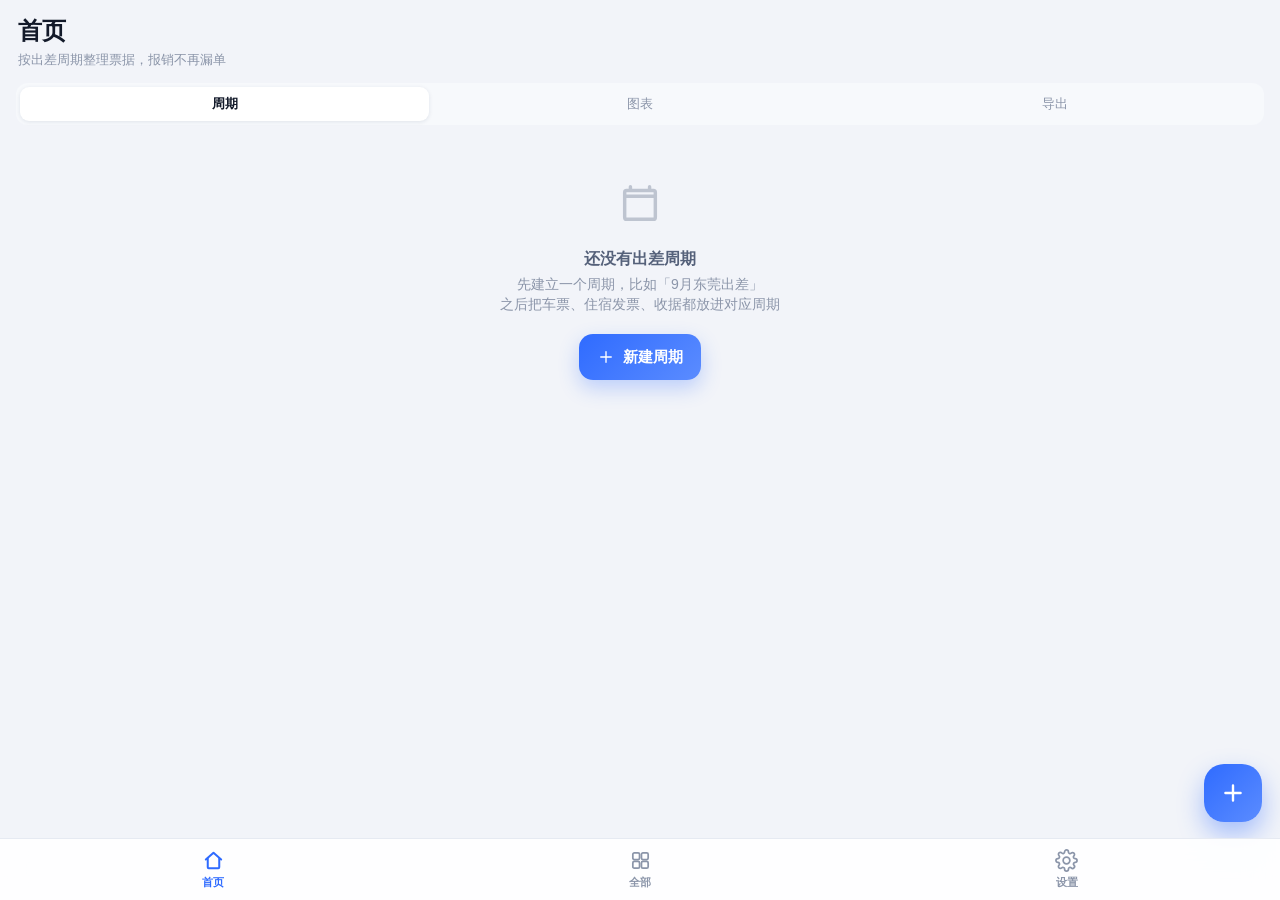
<file: index.html>
<!DOCTYPE html>
<html lang="zh-CN">
<head>
<meta charset="utf-8" />
<meta name="viewport" content="width=device-width, initial-scale=1, viewport-fit=cover, user-scalable=no, interactive-widget=resizes-content" />
<meta name="format-detection" content="telephone=no,email=no,address=no" />
<script>if (!window.Android) document.documentElement.classList.add('no-native');</script>
<meta name="theme-color" content="#2f6bff" />
<meta name="apple-mobile-web-app-capable" content="yes" />
<title>票据管家</title>
<link rel="manifest" href="manifest.webmanifest" />
<link rel="stylesheet" href="css/app.css?v=1.8.7" />
</head>
<body>
<div class="bg" id="bg"></div>
<div id="app">
  <header class="topbar" id="topbar">
    <button class="icon-btn back-btn" id="backBtn" hidden aria-label="返回">
      <svg viewBox="0 0 24 24" aria-hidden="true"><path d="m15 5-7 7 7 7"/></svg>
    </button>
    <div class="topbar-main">
      <h1 id="pageTitle">周期</h1>
      <p id="pageSub" class="page-sub"></p>
    </div>
    <div class="topbar-actions" id="topActions"></div>
  </header>

  <main id="view" class="view"></main>

  <nav class="tabbar" id="tabbar">
    <button class="tab is-active" data-tab="home">
      <svg viewBox="0 0 24 24" aria-hidden="true"><path d="M4 11l8-7 8 7"/><path d="M6 10v9a1 1 0 0 0 1 1h10a1 1 0 0 0 1-1v-9"/></svg>
      <span>首页</span>
    </button>
    <button class="tab" data-tab="all">
      <svg viewBox="0 0 24 24" aria-hidden="true"><rect x="4" y="4" width="7" height="7" rx="1.5"/><rect x="13" y="4" width="7" height="7" rx="1.5"/><rect x="4" y="13" width="7" height="7" rx="1.5"/><rect x="13" y="13" width="7" height="7" rx="1.5"/></svg>
      <span>全部</span>
    </button>
    <button class="tab" data-tab="settings">
      <svg viewBox="0 0 24 24" aria-hidden="true"><path d="M12 15.5a3.5 3.5 0 1 0 0-7 3.5 3.5 0 0 0 0 7Z"/><path d="M19.4 15a1.7 1.7 0 0 0 .34 1.87l.06.06a2 2 0 1 1-2.83 2.83l-.06-.06a1.7 1.7 0 0 0-1.87-.34 1.7 1.7 0 0 0-1 1.55V21a2 2 0 1 1-4 0v-.11a1.7 1.7 0 0 0-1.11-1.55 1.7 1.7 0 0 0-1.87.34l-.06.06a2 2 0 1 1-2.83-2.83l.06-.06A1.7 1.7 0 0 0 4.6 15a1.7 1.7 0 0 0-1.55-1H3a2 2 0 1 1 0-4h.11A1.7 1.7 0 0 0 4.6 8.9a1.7 1.7 0 0 0-.34-1.87l-.06-.06a2 2 0 1 1 2.83-2.83l.06.06A1.7 1.7 0 0 0 8.96 4.6H9a1.7 1.7 0 0 0 1-1.55V3a2 2 0 1 1 4 0v.11a1.7 1.7 0 0 0 1 1.55 1.7 1.7 0 0 0 1.87-.34l.06-.06a2 2 0 1 1 2.83 2.83l-.06.06a1.7 1.7 0 0 0-.34 1.87V9a1.7 1.7 0 0 0 1.55 1H21a2 2 0 1 1 0 4h-.11a1.7 1.7 0 0 0-1.49 1Z"/></svg>
      <span>设置</span>
    </button>
  </nav>

  <div id="layer" class="layer"></div>
  <div id="toast" class="toast" role="status" aria-live="polite"></div>
  <input id="filePicker" type="file" class="hidden-input" multiple />
  <input id="photoPicker" type="file" class="hidden-input" accept="image/*" capture="environment" />
</div>

<script>window.__BUILD = "1.8.7";</script>
<script src="js/config.js?v=1.8.7"></script>
<script src="vendor/jszip.min.js?v=1.8.7"></script>
<script src="js/data/options.js?v=1.8.7"></script>
<script type="module" src="js/app.js?v=1.8.7"></script>
</body>
</html>
</file>
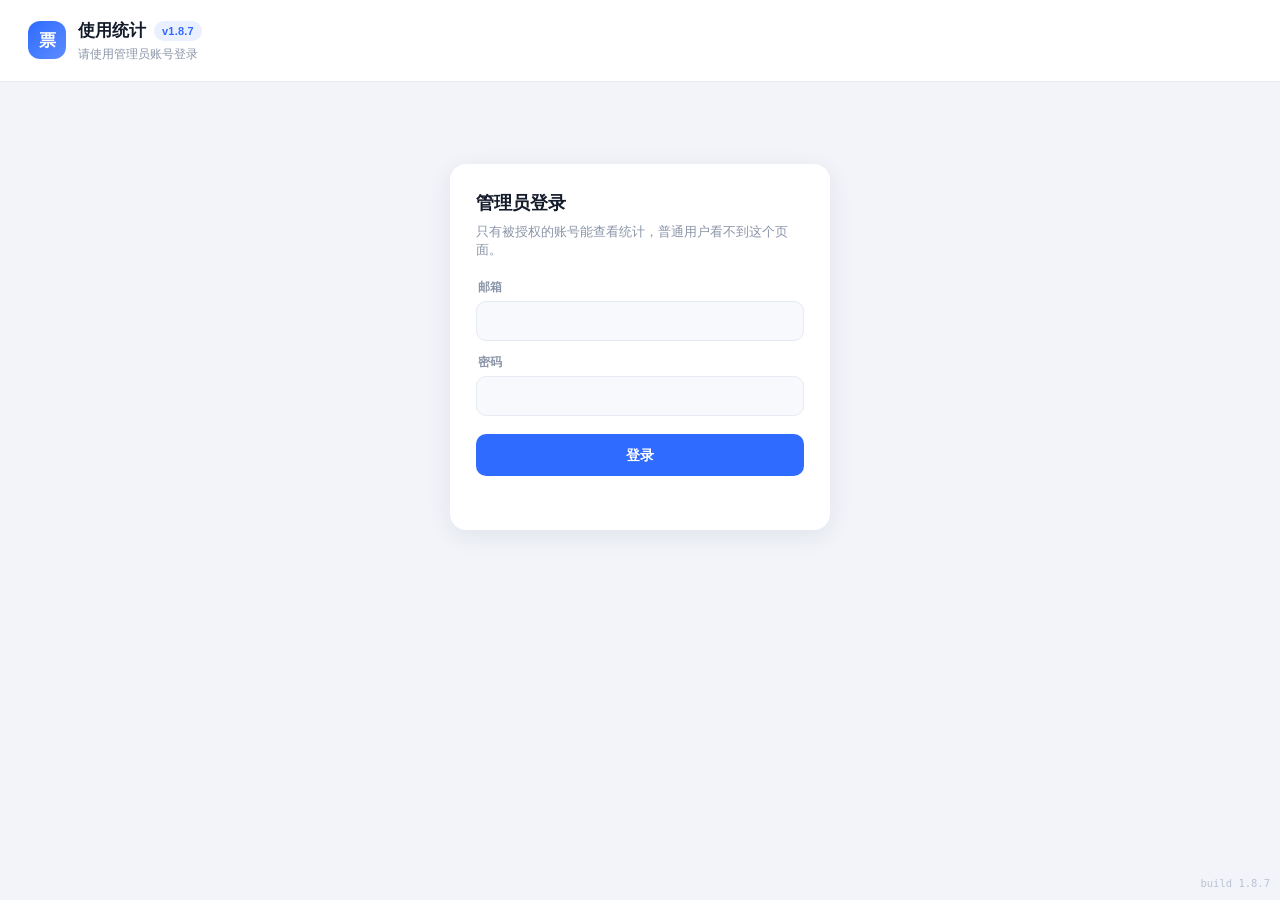
<file: admin.html>
<!DOCTYPE html>
<html lang="zh-CN">
<head>
<meta charset="utf-8" />
<meta name="viewport" content="width=device-width, initial-scale=1" />
<meta name="robots" content="noindex, nofollow" />
<title>票据管家 · 使用统计</title>
<link rel="stylesheet" href="css/admin.css?v=1.8.7" />
</head>
<body>
<div id="app">
  <header class="a-top">
    <div class="a-brand">
      <span class="a-logo">票</span>
      <div>
        <h1>使用统计 <span class="a-ver" id="aVer"></span></h1>
        <p id="a-sub">仅管理员可见</p>
      </div>
    </div>
    <div class="a-actions" id="aActions"></div>
  </header>

  <main id="aMain" class="a-main">
    <div class="a-empty">正在加载…</div>
  </main>
</div>

<script>window.__BUILD = "1.8.7";</script>
<script src="js/config.js?v=1.8.7"></script>
<script src="vendor/jszip.min.js"></script>
<script type="module" src="js/admin.js?v=1.8.7"></script>
  <div class="a-build" id="aBuild"></div>
</body>
</html>
</file>
<file: css/app.css>
:root {
  --bg: #f2f4f9;
  --bg-elev: #ffffff;
  --card: #ffffff;
  --card-soft: #f7f9fc;
  --text: #131a2a;
  --text-2: #55617a;
  --text-3: #8b95a9;
  --line: #e6eaf2;
  --primary: #2f6bff;
  --primary-2: #5b8cff;
  --primary-soft: #eaf0ff;
  --accent: #ff9f1c;
  --accent-soft: #fff4e2;
  --danger: #f0453a;
  --danger-soft: #ffecea;
  --ok: #16a37b;
  --ok-soft: #e6f7f1;
  --shadow: 0 6px 24px rgba(24, 39, 75, .08);
  --shadow-sm: 0 2px 10px rgba(24, 39, 75, .06);
  --radius: 18px;
  --radius-sm: 12px;
  --nav-h: 62px;
  color-scheme: light;
}

@media (prefers-color-scheme: dark) {
  :root {
    --bg: #0e131c;
    --bg-elev: #151c28;
    --card: #161e2b;
    --card-soft: #1b2433;
    --text: #eef2f9;
    --text-2: #a4b0c6;
    --text-3: #6f7d95;
    --line: #243044;
    --primary: #5b8cff;
    --primary-2: #7ba4ff;
    --primary-soft: #1b2a4d;
    --accent: #ffb454;
    --accent-soft: #3a2a10;
    --danger: #ff6b60;
    --danger-soft: #3a1b1a;
    --ok: #3ecfa4;
    --ok-soft: #10302a;
    --shadow: 0 8px 28px rgba(0, 0, 0, .45);
    --shadow-sm: 0 2px 10px rgba(0, 0, 0, .35);
    color-scheme: dark;
  }
}

* { box-sizing: border-box; -webkit-tap-highlight-color: transparent; }

html, body {
  margin: 0;
  padding: 0;
  height: 100%;
  background: var(--bg);
  color: var(--text);
  font-family: -apple-system, BlinkMacSystemFont, "PingFang SC", "Noto Sans SC", "Microsoft YaHei", "Segoe UI", sans-serif;
  font-size: 15px;
  line-height: 1.45;
  overscroll-behavior-y: none;
}

body { -webkit-font-smoothing: antialiased; }
button { font-family: inherit; font-size: inherit; color: inherit; border: 0; background: none; padding: 0; cursor: pointer; }
input, select, textarea { font-family: inherit; font-size: 15px; color: var(--text); }
.hidden-input { position: absolute; width: 1px; height: 1px; opacity: 0; pointer-events: none; }
svg[aria-hidden="true"] { fill: none; stroke: currentColor; stroke-width: 1.8; stroke-linecap: round; stroke-linejoin: round; }

#app {
  min-height: 100%;
  display: flex;
  flex-direction: column;
}

/* ---------- top bar ---------- */
.topbar {
  position: sticky;
  top: 0;
  z-index: 20;
  display: flex;
  align-items: flex-end;
  gap: 12px;
  padding: calc(env(safe-area-inset-top, 0px) + 14px) 18px 10px;
  background: linear-gradient(180deg, var(--bg) 62%, rgba(242, 244, 249, 0));
  transition: background .2s;
}
@media (prefers-color-scheme: dark) {
  .topbar { background: linear-gradient(180deg, var(--bg) 62%, rgba(14, 19, 28, 0)); }
}
.topbar.is-solid {
  background: var(--bg);
  border-bottom: 1px solid var(--line);
}
.topbar-main { flex: 1; min-width: 0; }
.topbar h1 {
  margin: 0;
  font-size: 24px;
  font-weight: 700;
  letter-spacing: -.4px;
  white-space: nowrap;
  overflow: hidden;
  text-overflow: ellipsis;
}
.page-sub {
  margin: 2px 0 0;
  font-size: 12.5px;
  color: var(--text-3);
  white-space: nowrap;
  overflow: hidden;
  text-overflow: ellipsis;
}
.topbar-actions { display: flex; gap: 8px; align-items: center; padding-bottom: 2px; }

.icon-btn {
  width: 38px; height: 38px;
  border-radius: 12px;
  display: grid; place-items: center;
  background: var(--card);
  color: var(--text-2);
  box-shadow: var(--shadow-sm);
}
.icon-btn svg { width: 20px; height: 20px; }
.icon-btn:active { transform: scale(.94); }

.text-btn {
  height: 38px;
  padding: 0 14px;
  border-radius: 12px;
  background: var(--card);
  color: var(--text-2);
  font-size: 14px;
  font-weight: 600;
  box-shadow: var(--shadow-sm);
}
.text-btn.primary { background: var(--primary); color: #fff; box-shadow: 0 6px 16px rgba(47, 107, 255, .3); }

/* ---------- view ---------- */
.view {
  flex: 1;
  padding: 4px 16px calc(var(--nav-h) + env(safe-area-inset-bottom, 0px) + 24px);
  animation: fade .22s ease;
}
@keyframes fade { from { opacity: 0; transform: translateY(6px); } to { opacity: 1; transform: none; } }

.section-title {
  display: flex;
  align-items: center;
  justify-content: space-between;
  margin: 22px 4px 10px;
  font-size: 13px;
  font-weight: 700;
  color: var(--text-3);
  letter-spacing: .3px;
}

/* ---------- cards ---------- */
.card {
  background: var(--card);
  border-radius: var(--radius);
  box-shadow: var(--shadow-sm);
  padding: 16px;
  margin-bottom: 12px;
}
.card.tight { padding: 12px; }
.card-head { display: flex; align-items: center; justify-content: space-between; gap: 10px; margin-bottom: 10px; }
.card-title { font-size: 16px; font-weight: 700; }
.card-sub { font-size: 12.5px; color: var(--text-3); }

.period-card {
  position: relative;
  overflow: hidden;
  padding: 16px 16px 14px;
  background: var(--card);
  border-radius: var(--radius);
  box-shadow: var(--shadow-sm);
  margin-bottom: 12px;
  transition: transform .15s ease;
}
.period-card:active { transform: scale(.985); }
.period-card::before {
  content: "";
  position: absolute; inset: 0 auto 0 0;
  width: 5px;
  background: linear-gradient(180deg, var(--primary), var(--primary-2));
  opacity: .95;
}
.period-top { display: flex; align-items: flex-start; gap: 10px; }
.period-name { font-size: 17px; font-weight: 700; flex: 1; min-width: 0; overflow: hidden; text-overflow: ellipsis; white-space: nowrap; }
.period-range { margin-top: 3px; font-size: 12.5px; color: var(--text-3); display: flex; align-items: center; gap: 6px; }
.period-amount { font-size: 19px; font-weight: 800; letter-spacing: -.4px; font-variant-numeric: tabular-nums; }
.period-amount small { font-size: 12px; font-weight: 600; color: var(--text-3); margin-right: 2px; }
.period-stats { display: flex; gap: 6px; margin-top: 12px; flex-wrap: wrap; }

.badge {
  display: inline-flex;
  align-items: center;
  gap: 4px;
  height: 24px;
  padding: 0 9px;
  border-radius: 8px;
  background: var(--card-soft);
  color: var(--text-2);
  font-size: 12px;
  font-weight: 600;
  white-space: nowrap;
}
.badge svg { width: 13px; height: 13px; }
.badge.blue { background: var(--primary-soft); color: var(--primary); }
.badge.amber { background: var(--accent-soft); color: #c47a08; }
.badge.green { background: var(--ok-soft); color: var(--ok); }
.badge.gray { background: var(--card-soft); color: var(--text-3); }
@media (prefers-color-scheme: dark) { .badge.amber { color: var(--accent); } }

/* ---------- buttons ---------- */
.btn {
  display: inline-flex;
  align-items: center;
  justify-content: center;
  gap: 8px;
  height: 46px;
  padding: 0 18px;
  border-radius: 14px;
  font-size: 15px;
  font-weight: 650;
  background: var(--card-soft);
  color: var(--text);
  transition: transform .12s ease, opacity .2s;
  white-space: nowrap;
}
.btn:active { transform: scale(.97); }
.btn svg { width: 18px; height: 18px; }
.btn.primary { background: linear-gradient(135deg, var(--primary), var(--primary-2)); color: #fff; box-shadow: 0 8px 20px rgba(47, 107, 255, .28); }
.btn.soft { background: var(--primary-soft); color: var(--primary); }
.btn.ghost { background: transparent; box-shadow: inset 0 0 0 1px var(--line); color: var(--text-2); }
.btn.danger { background: var(--danger-soft); color: var(--danger); }
.btn.small { height: 36px; padding: 0 13px; font-size: 13.5px; border-radius: 11px; }
.btn.block { display: flex; width: 100%; }
.btn[disabled] { opacity: .45; pointer-events: none; }
.btn-row { display: flex; gap: 10px; margin-top: 12px; }
.btn-row > .btn { flex: 1; }

.fab {
  position: fixed;
  right: 18px;
  bottom: calc(var(--nav-h) + env(safe-area-inset-bottom, 0px) + 16px);
  z-index: 15;
  width: 58px; height: 58px;
  border-radius: 20px;
  display: grid; place-items: center;
  background: linear-gradient(135deg, var(--primary), var(--primary-2));
  color: #fff;
  box-shadow: 0 12px 26px rgba(47, 107, 255, .4);
}
.fab svg { width: 26px; height: 26px; stroke-width: 2.2; }
.fab:active { transform: scale(.92); }

/* ---------- tabbar ---------- */
.tabbar {
  position: fixed;
  left: 0; right: 0; bottom: 0;
  z-index: 30;
  height: calc(var(--nav-h) + env(safe-area-inset-bottom, 0px));
  padding-bottom: env(safe-area-inset-bottom, 0px);
  display: flex;
  background: var(--bg-elev);
  background: color-mix(in srgb, var(--bg-elev) 88%, transparent);
  backdrop-filter: saturate(180%) blur(16px);
  -webkit-backdrop-filter: saturate(180%) blur(16px);
  border-top: 1px solid var(--line);
}
.tab {
  flex: 1;
  display: flex;
  flex-direction: column;
  align-items: center;
  justify-content: center;
  gap: 3px;
  color: var(--text-3);
  font-size: 11px;
  font-weight: 600;
  transition: color .15s;
}
.tab svg { width: 23px; height: 23px; }
.tab.is-active { color: var(--primary); }
.tab.is-active svg { stroke-width: 2.1; }

/* ---------- forms ---------- */
.field { margin-bottom: 14px; }
.field:last-child { margin-bottom: 0; }
.field-label { display: block; font-size: 12.5px; font-weight: 600; color: var(--text-3); margin: 0 2px 6px; }
.field-label .req { color: var(--danger); margin-left: 2px; }
.input, .select, .textarea {
  width: 100%;
  height: 46px;
  padding: 0 14px;
  border-radius: 13px;
  border: 1px solid var(--line);
  background: var(--card-soft);
  outline: none;
  transition: border-color .15s, box-shadow .15s;
}
.textarea { height: 84px; padding: 12px 14px; resize: none; line-height: 1.5; }
.input:focus, .select:focus, .textarea:focus { border-color: var(--primary); box-shadow: 0 0 0 3px var(--primary-soft); }
.select {
  appearance: none;
  background-image: url("data:image/svg+xml;utf8,<svg xmlns='http://www.w3.org/2000/svg' viewBox='0 0 24 24' fill='none' stroke='%238b95a9' stroke-width='2' stroke-linecap='round'><path d='m6 9 6 6 6-6'/></svg>");
  background-repeat: no-repeat;
  background-position: right 12px center;
  background-size: 18px;
  padding-right: 36px;
}
.field-row { display: flex; gap: 10px; }
.field-row > .field { flex: 1; }
.hint { font-size: 12px; color: var(--text-3); margin-top: 6px; line-height: 1.5; }

.switch { position: relative; width: 48px; height: 28px; border-radius: 20px; background: var(--line); transition: background .2s; flex: none; }
.switch::after { content: ""; position: absolute; top: 3px; left: 3px; width: 22px; height: 22px; border-radius: 50%; background: #fff; transition: transform .2s; box-shadow: 0 1px 4px rgba(0,0,0,.2); }
.switch.on { background: var(--primary); }
.switch.on::after { transform: translateX(20px); }

.check {
  width: 22px; height: 22px;
  border-radius: 7px;
  border: 1.8px solid var(--line);
  background: var(--card);
  display: grid; place-items: center;
  flex: none;
  transition: all .15s;
}
.check svg { width: 14px; height: 14px; opacity: 0; color: #fff; stroke-width: 3; }
.check.on { background: var(--primary); border-color: var(--primary); }
.check.on svg { opacity: 1; }

/* ---------- segmented ---------- */
.segmented {
  display: flex;
  gap: 4px;
  padding: 4px;
  border-radius: 14px;
  background: var(--card-soft);
  margin: 10px 0 14px;
}
.segmented button {
  flex: 1;
  height: 38px;
  border-radius: 11px;
  font-size: 14px;
  font-weight: 600;
  color: var(--text-3);
  transition: all .18s;
}
.segmented button.is-active { background: var(--card); color: var(--text); box-shadow: var(--shadow-sm); }

/* ---------- file list ---------- */
.file-row {
  display: flex;
  align-items: center;
  gap: 12px;
  padding: 10px 4px;
  border-bottom: 1px solid var(--line);
}
.file-row:last-child { border-bottom: 0; }
.thumb {
  width: 54px; height: 54px;
  border-radius: 12px;
  background: var(--card-soft);
  overflow: hidden;
  flex: none;
  display: grid; place-items: center;
  color: var(--text-3);
}
.thumb img { width: 100%; height: 100%; object-fit: cover; }
.thumb svg { width: 24px; height: 24px; }
.file-main { flex: 1; min-width: 0; }
.file-name { font-size: 14.5px; font-weight: 600; overflow: hidden; text-overflow: ellipsis; white-space: nowrap; }
.file-meta { font-size: 12px; color: var(--text-3); margin-top: 3px; display: flex; gap: 8px; flex-wrap: wrap; align-items: center; }
.file-meta b { color: var(--accent); font-weight: 700; }
.file-meta .warn { color: var(--danger); }
.file-side { display: flex; align-items: center; gap: 8px; flex: none; }

.empty {
  text-align: center;
  padding: 42px 20px;
  color: var(--text-3);
}
.empty > svg { width: 46px; height: 46px; opacity: .5; margin-bottom: 10px; }
.empty p { margin: 4px 0; font-size: 14px; }
.empty .btn { margin-top: 16px; }

/* ---------- stat grid ---------- */
.stat-grid { display: grid; grid-template-columns: repeat(2, 1fr); gap: 10px; }
.stat {
  background: var(--card);
  border-radius: var(--radius-sm);
  padding: 13px 14px;
  box-shadow: var(--shadow-sm);
}
.stat .k { font-size: 12px; color: var(--text-3); font-weight: 600; }
.stat .v { font-size: 21px; font-weight: 800; margin-top: 4px; letter-spacing: -.5px; font-variant-numeric: tabular-nums; }
.stat .v small { font-size: 12px; font-weight: 600; color: var(--text-3); margin-left: 2px; }
.stat.accent .v { color: var(--accent); }
.stat.blue .v { color: var(--primary); }
.stat.green .v { color: var(--ok); }

/* ---------- charts ---------- */
.chart-wrap { margin-top: 4px; }
.chart-wrap svg { width: 100%; height: auto; overflow: visible; }
.legend { display: flex; flex-wrap: wrap; gap: 8px 14px; margin-top: 12px; }
.legend-item { display: flex; align-items: center; gap: 6px; font-size: 12.5px; color: var(--text-2); }
.legend-dot { width: 9px; height: 9px; border-radius: 3px; flex: none; }
.legend-val { color: var(--text-3); font-variant-numeric: tabular-nums; }

/* ---------- sheet / layer ---------- */
.layer { position: fixed; inset: 0; z-index: 40; pointer-events: none; }
.layer.active { pointer-events: auto; }
.scrim {
  position: absolute;
  top: 0; right: 0; bottom: 0; left: 0;
  background: rgba(10, 15, 25, .42);
  opacity: 0;
  transition: opacity .25s;
}
.layer.active .scrim { opacity: 1; }
.sheet {
  position: absolute;
  left: 0; right: 0; bottom: 0;
  max-height: 88vh;
  display: flex;
  flex-direction: column;
  background: var(--bg-elev);
  border-radius: 22px 22px 0 0;
  transform: translateY(100%);
  transition: transform .28s cubic-bezier(.32, .72, 0, 1);
  box-shadow: 0 -10px 40px rgba(0, 0, 0, .18);
  padding-bottom: env(safe-area-inset-bottom, 0px);
}
.layer.active .sheet { transform: none; }
.sheet-grip { width: 38px; height: 4px; border-radius: 3px; background: var(--line); margin: 9px auto 2px; flex: none; }
.sheet-head { display: flex; align-items: center; gap: 10px; padding: 10px 18px 8px; flex: none; }
.sheet-head h2 { font-size: 17px; margin: 0; flex: 1; font-weight: 700; }
.sheet-body { padding: 6px 18px 18px; overflow: auto; -webkit-overflow-scrolling: touch; }
.sheet-foot { padding: 10px 18px calc(14px + env(safe-area-inset-bottom, 0px)); border-top: 1px solid var(--line); display: flex; gap: 10px; flex: none; }
.sheet-foot .btn { flex: 1; }

.menu-list { display: flex; flex-direction: column; gap: 4px; padding: 0 6px 8px; }
.menu-item { display: flex; align-items: center; gap: 12px; height: 52px; padding: 0 12px; border-radius: 14px; font-size: 15.5px; font-weight: 600; }
.menu-item:active { background: var(--card-soft); }
.menu-item svg { width: 21px; height: 21px; color: var(--text-2); }
.menu-item.danger { color: var(--danger); }
.menu-item.danger svg { color: var(--danger); }
.menu-item small { margin-left: auto; font-size: 12.5px; color: var(--text-3); font-weight: 500; }

.toast {
  position: fixed;
  left: 50%;
  bottom: calc(var(--nav-h) + env(safe-area-inset-bottom, 0px) + 76px);
  transform: translate(-50%, 14px);
  z-index: 60;
  max-width: 82vw;
  padding: 11px 18px;
  border-radius: 14px;
  background: rgba(20, 26, 38, .94);
  color: #fff;
  font-size: 13.5px;
  font-weight: 600;
  opacity: 0;
  pointer-events: none;
  transition: all .25s;
  text-align: center;
  backdrop-filter: blur(8px);
}
.toast.show { opacity: 1; transform: translate(-50%, 0); }
.toast.err { background: rgba(214, 48, 40, .96); }
.toast.ok { background: rgba(13, 130, 96, .96); }

/* ---------- detail ---------- */
.detail-summary {
  display: flex;
  gap: 10px;
  padding: 14px;
  border-radius: var(--radius);
  background: linear-gradient(135deg, #2f6bff, #5b8cff);
  color: #fff;
  box-shadow: 0 10px 26px rgba(47, 107, 255, .3);
  margin-bottom: 4px;
}
.detail-summary .ds-main { flex: 1; }
.detail-summary .ds-label { font-size: 12px; opacity: .82; }
.detail-summary .ds-amount { font-size: 27px; font-weight: 800; letter-spacing: -.6px; margin-top: 2px; font-variant-numeric: tabular-nums; }
.detail-summary .ds-side { display: flex; flex-direction: column; justify-content: center; gap: 4px; font-size: 12px; opacity: .92; text-align: right; }

.selectbar {
  position: fixed;
  left: 0; right: 0; bottom: 0;
  z-index: 31;
  display: flex;
  gap: 8px;
  padding: 10px 14px calc(10px + env(safe-area-inset-bottom, 0px));
  background: var(--bg-elev);
  border-top: 1px solid var(--line);
  transform: translateY(110%);
  transition: transform .25s;
}
.selectbar.show { transform: none; }
.selectbar .btn { flex: 1; height: 44px; font-size: 14px; }

.preview-table { width: 100%; border-collapse: collapse; font-size: 12.5px; }
.preview-table th, .preview-table td { padding: 7px 8px; border-bottom: 1px solid var(--line); text-align: left; white-space: nowrap; }
.preview-table th { color: var(--text-3); font-weight: 600; background: var(--card-soft); position: sticky; top: 0; }
.table-scroll { overflow: auto; max-height: 300px; border-radius: 12px; border: 1px solid var(--line); }

.progress {
  height: 6px;
  border-radius: 4px;
  background: var(--card-soft);
  overflow: hidden;
  margin-top: 10px;
}
.progress > i { display: block; height: 100%; border-radius: 4px; background: linear-gradient(90deg, var(--primary), var(--primary-2)); transition: width .4s; }

.kv { display: flex; justify-content: space-between; gap: 12px; padding: 9px 0; border-bottom: 1px solid var(--line); font-size: 14px; }
.kv:last-child { border-bottom: 0; }
.kv .k { color: var(--text-3); }
.kv .v { font-weight: 600; text-align: right; }

.text-danger { color: var(--danger); }
.muted { color: var(--text-3); }
.mt8 { margin-top: 8px; } .mt12 { margin-top: 12px; } .mt16 { margin-top: 16px; }
.row { display: flex; align-items: center; gap: 10px; }
.grow { flex: 1; min-width: 0; }

/* ---------- back button & picker ---------- */
.back-btn { margin-bottom: 2px; flex: none; }
.icon-btn[hidden] { display: none; }

.pick-row {
  display: flex;
  align-items: center;
  gap: 12px;
  padding: 12px 2px;
  border-bottom: 1px solid var(--line);
}
.pick-row:last-child { border-bottom: 0; }

.pick-list { display: flex; flex-direction: column; gap: 2px; padding-bottom: 8px; }
.pick-item {
  display: flex;
  align-items: center;
  gap: 10px;
  min-height: 48px;
  padding: 0 12px;
  border-radius: 12px;
  text-align: left;
  font-size: 15px;
}
.pick-item:active { background: var(--card-soft); }
.pick-item.is-active { background: var(--primary-soft); color: var(--primary); font-weight: 600; }
.pick-item svg { width: 18px; height: 18px; margin-left: auto; flex: none; color: var(--primary); }
.pick-name { flex: 1; min-width: 0; overflow: hidden; text-overflow: ellipsis; white-space: nowrap; }
.pick-code { font-size: 11.5px; color: var(--text-3); flex: none; font-variant-numeric: tabular-nums; }
.pick-display svg { width: 18px; height: 18px; color: var(--text-3); flex: none; }

/* ---------- batch meta rows ---------- */
.batch-row { padding: 10px 0; border-bottom: 1px solid var(--line); }
.batch-row:last-child { border-bottom: 0; }
.batch-name {
  font-size: 13.5px; font-weight: 600; margin-bottom: 6px;
  overflow: hidden; text-overflow: ellipsis; white-space: nowrap;
}

/* ---------- horizontal bars ---------- */
.hbars { display: flex; flex-direction: column; gap: 12px; margin-top: 2px; }
.hbar-top { display: flex; justify-content: space-between; gap: 10px; font-size: 13px; margin-bottom: 5px; }
.hbar-label { color: var(--text-2); overflow: hidden; text-overflow: ellipsis; white-space: nowrap; }
.hbar-value { font-weight: 700; font-variant-numeric: tabular-nums; flex: none; }
.hbar-track { height: 8px; border-radius: 5px; background: var(--card-soft); overflow: hidden; }
.hbar-track > i { display: block; height: 100%; border-radius: 5px; transition: width .45s cubic-bezier(.2,.8,.2,1); }

.typebars { display: flex; flex-direction: column; gap: 11px; margin-top: 4px; }
.typebar-row { display: flex; align-items: center; gap: 9px; font-size: 13px; }
.typebar-name { width: 76px; flex: none; color: var(--text-2); overflow: hidden; text-overflow: ellipsis; white-space: nowrap; }
.typebar-track { flex: 1; height: 8px; border-radius: 5px; background: var(--card-soft); overflow: hidden; }
.typebar-track > i { display: block; height: 100%; border-radius: 5px; transition: width .45s; }
.typebar-val { width: 34px; text-align: right; color: var(--text-3); font-variant-numeric: tabular-nums; flex: none; }

/* ---------- 日历热力图 ---------- */
.cal-head { display: flex; align-items: center; gap: 8px; margin-bottom: 10px; }
.cal-title { flex: 1; font-size: 14.5px; font-weight: 700; text-align: center; }
.cal-nav {
  width: 32px; height: 32px; border-radius: 10px; display: grid; place-items: center;
  background: var(--card-soft); color: var(--text-2);
}
.cal-nav svg { width: 16px; height: 16px; }
.cal-w { display: flex; align-items: center; justify-content: center; font-size: 11px; color: var(--text-3); font-weight: 600; height: 100%; }
.cal-grid {
  display: grid;
  grid-template-columns: repeat(7, minmax(0, 1fr));
  grid-auto-rows: 44px;
  gap: 6px;
}
.cal-day {
  position: relative;
  width: 100%;
  height: 100%;
  min-width: 0;
  box-sizing: border-box;
  border-radius: 10px;
  background: var(--card-soft);
  display: flex; flex-direction: column; align-items: center; justify-content: center;
  font-size: 12px; color: var(--text-3);
  border: 1px solid transparent;
}
.cal-day.empty { background: transparent; }
.cal-day .d { font-weight: 600; }
.cal-day .v { font-size: 9.5px; margin-top: 1px; color: var(--text); font-weight: 700; }
.cal-day.has { color: var(--text); }
.cal-day.today { border-color: var(--primary); }
.cal-day.l1 { background: #e8efff; }
.cal-day.l2 { background: #cfdcff; }
.cal-day.l3 { background: #a9c1ff; }
.cal-day.l4 { background: #7fa3ff; }
.cal-day.l4 .v, .cal-day.l4 .d { color: #fff; }
@media (prefers-color-scheme: dark) {
  .cal-day.l1 { background: #1b2a4d; }
  .cal-day.l2 { background: #21365f; }
  .cal-day.l3 { background: #2a4a86; }
  .cal-day.l4 { background: #3560ad; }
}
.cal-foot { display: flex; justify-content: space-between; margin-top: 12px; font-size: 12.5px; color: var(--text-3); }
/* ---------- 批量录入的「统一设置」标签 ---------- */
.chip-row { display: flex; flex-wrap: wrap; gap: 8px; }
.chip {
  height: 34px;
  padding: 0 13px;
  border-radius: 10px;
  background: var(--card);
  border: 1px solid var(--line);
  color: var(--text-2);
  font-size: 13px;
  font-weight: 600;
  max-width: 46vw;
  overflow: hidden;
  text-overflow: ellipsis;
  white-space: nowrap;
}
.chip.on { background: var(--primary-soft); border-color: var(--primary); color: var(--primary); }

/* 详情页悬浮按钮（没有底部导航） */
.fab.detail { bottom: calc(env(safe-area-inset-bottom, 0px) + 22px); }

/* 多选操作条 4 个按钮 */
.selectbar .btn { font-size: 13.5px; padding: 0 8px; }
/* 票据/附件编号 */
.seq-tag {
  display: inline-block;
  min-width: 26px;
  margin-right: 6px;
  padding: 0 5px;
  border-radius: 6px;
  background: var(--primary-soft);
  color: var(--primary);
  font-size: 11.5px;
  font-weight: 700;
  text-align: center;
  vertical-align: 1px;
}
/* ---------- 个性化：主题色 ---------- */
:root[data-theme="teal"] { --primary: #0f9b8e; --primary-2: #2bbfb0; --primary-soft: #e3f7f4; }
:root[data-theme="violet"] { --primary: #7c5cff; --primary-2: #9d86ff; --primary-soft: #efebff; }
:root[data-theme="green"] { --primary: #1f9d55; --primary-2: #3fbf74; --primary-soft: #e6f7ed; }
:root[data-theme="orange"] { --primary: #e8760c; --primary-2: #ff9f1c; --primary-soft: #fff2e0; }
:root[data-theme="rose"] { --primary: #e0457b; --primary-2: #ff6f9c; --primary-soft: #ffeaf1; }
@media (prefers-color-scheme: dark) {
  :root[data-theme="teal"] { --primary: #2bbfb0; --primary-2: #52d6c7; --primary-soft: #0f2c29; }
  :root[data-theme="violet"] { --primary: #9d86ff; --primary-2: #b7a6ff; --primary-soft: #241f3d; }
  :root[data-theme="green"] { --primary: #3fbf74; --primary-2: #62d693; --primary-soft: #10301f; }
  :root[data-theme="orange"] { --primary: #ff9f1c; --primary-2: #ffb454; --primary-soft: #3a2a10; }
  :root[data-theme="rose"] { --primary: #ff6f9c; --primary-2: #ff93b5; --primary-soft: #3a1524; }
}

/* ---------- 个性化：壁纸 ---------- */
.bg {
  position: fixed;
  top: 0; right: 0; bottom: 0; left: 0;
  z-index: -1;
  display: none;
  background-size: cover;
  background-position: center;
  background-repeat: no-repeat;
}
body.has-wallpaper { background: transparent; }
body.has-wallpaper .bg { display: block; }
body.has-wallpaper .bg::after {
  content: "";
  position: absolute;
  top: 0; right: 0; bottom: 0; left: 0;
  background: var(--bg);
  opacity: .55;
}
body.has-wallpaper .card,
body.has-wallpaper .period-card,
body.has-wallpaper .stat {
  background: var(--card);
}

/* 主题色选择器 */
.theme-row { display: flex; gap: 12px; flex-wrap: wrap; padding: 4px 2px; }
.theme-dot {
  width: 34px; height: 34px; border-radius: 50%;
  border: 2px solid transparent;
  box-shadow: inset 0 0 0 2px rgba(255,255,255,.6);
}
.theme-dot.on { border-color: var(--text); transform: scale(1.06); }

/* 壁纸预览 */
.wallpaper-preview {
  height: 96px; border-radius: 12px; background: var(--card-soft);
  background-size: cover; background-position: center;
  display: flex; align-items: center; justify-content: center;
  color: var(--text-3); font-size: 12.5px;
}
/* 应用内更新进度条 */
.update-bar {
  height: 8px;
  border-radius: 5px;
  background: var(--card-soft, #eef2f9);
  overflow: hidden;
}
.update-bar i {
  display: block;
  height: 100%;
  border-radius: 5px;
  background: linear-gradient(90deg, #5b8cff, #2f6bff);
  transition: width .2s ease;
}
/*H5-STRIP-START*/
/* ---------- 娱乐 / 小游戏 ---------- */
.game-menu { display: flex; flex-direction: column; gap: 12px; padding: 4px 0; }
.game-card {
  display: flex; align-items: center; gap: 14px; width: 100%;
  padding: 16px; border-radius: 16px;
  background: var(--card); border: 1px solid var(--line);
  text-align: left; font: inherit; color: var(--text);
  box-shadow: var(--shadow-sm);
}
.game-card:active { transform: scale(.985); }
.game-emoji { font-size: 27px; line-height: 1; }
.game-info { flex: 1; display: flex; flex-direction: column; gap: 3px; min-width: 0; }
.game-info b { font-size: 15px; font-weight: 700; }
.game-info em { font-style: normal; font-size: 12px; color: var(--text-3, #8b95a9); }
.game-best { font-size: 11.5px; color: var(--primary); white-space: nowrap; }

.game-head { display: flex; align-items: center; gap: 8px; justify-content: space-between; margin-bottom: 12px; }
.game-tools { display: flex; gap: 6px; }
.game-stats { display: flex; gap: 14px; font-size: 13px; color: var(--text-2, #55617a); font-variant-numeric: tabular-nums; }
.game-levels { display: flex; gap: 8px; flex-wrap: wrap; margin-bottom: 12px; }
.chip-btn {
  height: 32px; padding: 0 13px; border-radius: 999px;
  border: 1px solid var(--line); background: var(--card);
  font: inherit; font-size: 12.5px; color: var(--text-2, #55617a); cursor: pointer;
}
.chip-btn.on { background: var(--primary-soft); border-color: transparent; color: var(--primary); font-weight: 700; }

.mine-board { display: grid; grid-template-columns: repeat(var(--cols, 9), minmax(0, 1fr)); gap: 4px; }
.mine-cell {
  aspect-ratio: 1 / 1; display: flex; align-items: center; justify-content: center;
  padding: 0; border-radius: 8px; border: 1px solid #c3cfe3;
  background: linear-gradient(180deg, #e4ebf7 0%, #d2dcee 100%);
  box-shadow: inset 0 1px 0 rgba(255, 255, 255, .85), 0 1px 2px rgba(24, 39, 75, .12);
  color: var(--text-2, #55617a);
  font: inherit; font-size: 15px; font-weight: 700; cursor: pointer;
  -webkit-user-select: none; user-select: none;
}
.mine-cell.open {
  background: #f7f9fd;
  border-color: #e3e9f3;
  box-shadow: none;
}
.mine-cell:active:not(.open) { background: linear-gradient(180deg, #d6e0f0 0%, #c4d1e6 100%); }
.mine-cell.open.zero { background: #eef2f9; }
.mine-cell.flag { color: var(--danger); }
.mine-cell.boom { background: var(--danger-soft); }
.mine-cell.revealed { color: var(--text-3, #8b95a9); }
.mine-cell.n1 { color: #2f6bff; }
.mine-cell.n2 { color: #16a37b; }
.mine-cell.n3 { color: #f0453a; }
.mine-cell.n4 { color: #7b3fe4; }
.mine-cell.n5 { color: #e8760c; }
.mine-cell.n6 { color: #0a9aa8; }

.g2048-board {
  display: grid; grid-template-columns: repeat(4, minmax(0, 1fr)); gap: 8px;
  padding: 8px; border-radius: 16px; background: var(--card-soft);
  touch-action: none; user-select: none;
}
.g-cell {
  aspect-ratio: 1 / 1; display: flex; align-items: center; justify-content: center;
  border-radius: 10px; background: var(--card);
  font-size: 22px; font-weight: 800; color: var(--text-2, #55617a);
  font-variant-numeric: tabular-nums;
}
.g-cell.v2 { background: #eef2ff; color: #2f6bff; }
.g-cell.v4 { background: #e3ecff; color: #2f6bff; }
.g-cell.v8 { background: #d6e4ff; color: #1f4fd8; }
.g-cell.v16 { background: #c2d6ff; color: #1a3fb0; }
.g-cell.v32 { background: #9fc0ff; color: #fff; }
.g-cell.v64 { background: #6d9bff; color: #fff; }
.g-cell.v128 { background: #4f7dff; color: #fff; }
.g-cell.v256 { background: #2f6bff; color: #fff; }
.g-cell.v512 { background: #1f51d6; color: #fff; }
.g-cell.v1024 { background: #16a37b; color: #fff; }
.g-cell.v2048 { background: #ff9f1c; color: #fff; }
.g-cell.v4096 { background: #f0453a; color: #fff; }
/* 仅原生 App 显示的页签（网页版隐藏） */
.no-native [data-native] { display: none !important; }
/* 贪吃蛇 */
.snake-wrap { position: relative; display: flex; justify-content: center; }
.snake-canvas {
  display: block;
  border-radius: 14px;
  background: #eef2fb;
  box-shadow: var(--shadow-sm, 0 2px 10px rgba(24, 39, 75, .06));
  touch-action: none;
}
.snake-mask {
  position: absolute;
  inset: 0;
  display: flex;
  flex-direction: column;
  align-items: center;
  justify-content: center;
  gap: 10px;
  border-radius: 14px;
  background: rgba(12, 20, 36, .55);
  color: #fff;
  backdrop-filter: blur(2px);
}
.snake-mask b { font-size: 18px; }
.snake-mask span { font-size: 13px; opacity: .85; }
.snake-pad {
  display: grid;
  grid-template-columns: repeat(3, 56px);
  grid-template-rows: repeat(3, 56px);
  gap: 8px;
  justify-content: center;
  margin-top: 14px;
}
.pad-btn {
  border: 1px solid var(--line);
  background: var(--card);
  border-radius: 14px;
  font-size: 18px;
  color: var(--text-2, #55617a);
  font: inherit;
  cursor: pointer;
}
.pad-btn:active { background: var(--primary-soft); color: var(--primary); }
.pad-btn.up { grid-column: 2; grid-row: 1; }
.pad-btn.left { grid-column: 1; grid-row: 2; }
.pad-btn.mid { grid-column: 2; grid-row: 2; }
.pad-btn.right { grid-column: 3; grid-row: 2; }
.pad-btn.down { grid-column: 2; grid-row: 3; }
/* 俄罗斯方块操作区（纯按钮，无手势） */
.t-pad {
  display: grid;
  grid-template-columns: repeat(3, minmax(0, 1fr));
  gap: 10px;
  margin: 14px 0 8px;
  padding-top: 12px;
  border-top: 1px solid var(--line);
  touch-action: manipulation;
  position: relative;
  z-index: 2;
}
.t-btn {
  display: flex;
  flex-direction: column;
  align-items: center;
  justify-content: center;
  gap: 2px;
  height: 62px;
  border: 1px solid var(--line);
  border-radius: 14px;
  background: var(--card);
  color: var(--text-2, #55617a);
  font: inherit;
  font-size: 20px;
  line-height: 1;
  -webkit-user-select: none;
  user-select: none;
  -webkit-tap-highlight-color: transparent;
}
.t-btn span { font-size: 10.5px; color: var(--text-3, #8b95a9); }
.t-btn:active { background: var(--primary-soft); border-color: transparent; color: var(--primary); }
.t-btn:active span { color: var(--primary); }
.t-btn.wide { grid-column: span 1; }
/* ---------- 要闻 ---------- */
.news-wrap { display: flex; flex-direction: column; gap: 14px; }
.news-card {
  background: var(--card);
  border-radius: 16px;
  padding: 16px;
  box-shadow: var(--shadow-sm, 0 2px 10px rgba(24, 39, 75, .06));
}
.news-card-head {
  display: flex;
  align-items: baseline;
  justify-content: space-between;
  margin-bottom: 10px;
}
.news-card-head b { font-size: 15px; }
.news-sub { font-size: 12px; color: var(--text-3, #8b95a9); }
.news-foot { margin-top: 10px; font-size: 11.5px; color: var(--text-3, #8b95a9); }
.news-empty { padding: 18px 0; text-align: center; font-size: 12.5px; color: var(--text-3, #8b95a9); line-height: 1.7; }
.news-skeleton { border-radius: 12px; background: linear-gradient(90deg, #eef2fa 25%, #f7f9fd 37%, #eef2fa 63%); background-size: 400% 100%; animation: skeleton 1.2s ease infinite; }
@keyframes skeleton { 0% { background-position: 100% 50%; } 100% { background-position: 0 50%; } }

.wx-now { display: flex; align-items: center; gap: 12px; }
.wx-emoji { font-size: 40px; line-height: 1; }
.wx-temp { font-size: 40px; font-weight: 800; letter-spacing: -1px; color: var(--text); font-variant-numeric: tabular-nums; }
.wx-temp i { font-size: 15px; font-style: normal; font-weight: 600; color: var(--text-3, #8b95a9); margin-left: 2px; }
.wx-desc { display: flex; flex-direction: column; gap: 3px; min-width: 0; }
.wx-desc b { font-size: 15px; }
.wx-desc em { font-style: normal; font-size: 11.5px; color: var(--text-3, #8b95a9); }
.wx-days { display: flex; gap: 10px; margin-top: 14px; }
.wx-day {
  flex: 1;
  display: flex;
  flex-direction: column;
  align-items: center;
  gap: 4px;
  padding: 9px 4px;
  border-radius: 12px;
  background: var(--card-soft);
}
.wx-day-name { font-size: 11.5px; color: var(--text-3, #8b95a9); }
.wx-day-emoji { font-size: 19px; }
.wx-day-temp { font-size: 11.5px; color: var(--text-2, #55617a); font-variant-numeric: tabular-nums; }

.hot-list { display: flex; flex-direction: column; }
.hot-item {
  display: flex;
  align-items: center;
  gap: 10px;
  padding: 9px 2px;
  border: 0;
  border-bottom: 1px solid var(--line);
  background: transparent;
  font: inherit;
  text-align: left;
  color: var(--text);
  cursor: pointer;
  width: 100%;
}
.hot-item:last-child { border-bottom: 0; }
.hot-item:active { background: var(--card-soft); }
.hot-rank {
  width: 20px;
  font-size: 12px;
  font-weight: 700;
  color: var(--text-3, #8b95a9);
  text-align: center;
  flex: none;
}
.hot-rank.top { color: #ff5a3c; }
.hot-title { flex: 1; font-size: 13.5px; line-height: 1.45; overflow: hidden; text-overflow: ellipsis; display: -webkit-box; -webkit-line-clamp: 2; -webkit-box-orient: vertical; }
.hot-num { font-size: 11px; color: var(--text-3, #8b95a9); flex: none; }
.link-btn { border: 0; background: transparent; color: var(--primary); font: inherit; font-size: 11.5px; padding: 0; cursor: pointer; }
/* 选择城市 */
.city-actions { display: flex; gap: 10px; }
.city-actions button { flex: 1; }
.city-grid {
  display: grid;
  grid-template-columns: repeat(4, minmax(0, 1fr));
  gap: 8px;
}
.city-item {
  height: 38px;
  border-radius: 10px;
  border: 1px solid var(--line);
  background: var(--card-soft);
  font: inherit;
  font-size: 13px;
  color: var(--text-2, #55617a);
  cursor: pointer;
}
.city-item:active { background: var(--primary-soft); color: var(--primary); }
/* 要闻新增模块 */
.ledger-row { display: flex; gap: 10px; }
.ledger-item {
  flex: 1;
  display: flex;
  flex-direction: column;
  gap: 3px;
  padding: 10px 8px;
  border-radius: 12px;
  background: var(--card-soft);
  text-align: center;
}
.ledger-item b { font-size: 17px; font-variant-numeric: tabular-nums; }
.ledger-item span { font-size: 11px; color: var(--text-3, #8b95a9); }

.countdown { display: flex; align-items: baseline; gap: 6px; }
.cd-num { font-size: 30px; font-weight: 800; color: var(--primary); font-variant-numeric: tabular-nums; }
.cd-unit { font-size: 13px; color: var(--text-3, #8b95a9); }
.cd-name { margin-left: auto; font-size: 14px; font-weight: 600; }

.tip-card .tip-text { margin: 2px 0 0; font-size: 13px; line-height: 1.7; color: var(--text-2, #55617a); }

.aqi { margin-top: 8px; font-size: 12px; font-weight: 600; }

.hot-tabs { display: flex; gap: 6px; }
.hot-tab {
  height: 26px;
  padding: 0 10px;
  border-radius: 999px;
  border: 1px solid var(--line);
  background: transparent;
  font: inherit;
  font-size: 12px;
  color: var(--text-3, #8b95a9);
  cursor: pointer;
}
.hot-tab.on { background: var(--primary-soft); border-color: transparent; color: var(--primary); font-weight: 700; }
/* ---------- 导航：首页分段 / 全部 ---------- */
.home-seg {
  display: flex;
  gap: 6px;
  padding: 4px;
  margin-bottom: 14px;
  border-radius: 12px;
  background: var(--card-soft);
}
.home-seg .seg-btn {
  flex: 1;
  height: 34px;
  border: 0;
  border-radius: 9px;
  background: transparent;
  font: inherit;
  font-size: 13px;
  color: var(--text-3, #8b95a9);
  cursor: pointer;
}
.home-seg .seg-btn.on {
  background: var(--card);
  color: var(--text);
  font-weight: 700;
  box-shadow: 0 1px 4px rgba(24, 39, 75, .10);
}

.all-grid { display: flex; flex-direction: column; gap: 12px; }
.all-card {
  display: flex;
  align-items: center;
  gap: 14px;
  padding: 16px;
  border: 0;
  border-radius: 16px;
  background: var(--card);
  box-shadow: var(--shadow-sm, 0 2px 10px rgba(24, 39, 75, .06));
  font: inherit;
  text-align: left;
  cursor: pointer;
  width: 100%;
}
.all-card:active { transform: scale(.99); }
.all-emoji {
  width: 46px;
  height: 46px;
  border-radius: 14px;
  display: flex;
  align-items: center;
  justify-content: center;
  font-size: 22px;
  flex: none;
}
.all-text { display: flex; flex-direction: column; gap: 3px; flex: 1; min-width: 0; }
.all-text b { font-size: 15px; }
.all-text em { font-style: normal; font-size: 11.5px; color: var(--text-3, #8b95a9); }
.all-arrow { width: 18px; height: 18px; stroke: var(--text-3, #8b95a9); fill: none; stroke-width: 2; flex: none; }

/* ---------- 工具 ---------- */
.tool-page { display: flex; flex-direction: column; gap: 14px; }
.tool-bar { display: flex; align-items: center; gap: 10px; }
.tool-bar b { font-size: 15px; }

.tool-grid { display: grid; grid-template-columns: 1fr 1fr; gap: 12px; }
.tool-card-btn {
  display: flex;
  flex-direction: column;
  align-items: flex-start;
  gap: 6px;
  padding: 16px;
  border: 0;
  border-radius: 16px;
  background: var(--card);
  box-shadow: var(--shadow-sm, 0 2px 10px rgba(24, 39, 75, .06));
  font: inherit;
  text-align: left;
  cursor: pointer;
}
.tool-card-btn:active { transform: scale(.98); }
.tool-emoji { font-size: 26px; }
.tool-card-btn b { font-size: 14px; }
.tool-card-btn em { font-style: normal; font-size: 11px; color: var(--text-3, #8b95a9); line-height: 1.4; }

.tool-card {
  background: var(--card);
  border-radius: 16px;
  padding: 16px;
  display: flex;
  flex-direction: column;
  gap: 12px;
  box-shadow: var(--shadow-sm, 0 2px 10px rgba(24, 39, 75, .06));
}
.tool-row { display: flex; align-items: center; justify-content: space-between; gap: 10px; }
.tool-row.is-off { opacity: .45; pointer-events: none; }
.tool-label { font-size: 13px; color: var(--text-2, #55617a); }
.tool-seg { display: flex; gap: 6px; flex-wrap: wrap; justify-content: flex-end; }
.seg-btn {
  height: 30px;
  padding: 0 10px;
  border-radius: 8px;
  border: 1px solid var(--line);
  background: transparent;
  font: inherit;
  font-size: 12px;
  color: var(--text-3, #8b95a9);
  cursor: pointer;
}
.seg-btn.on { background: var(--primary-soft); border-color: transparent; color: var(--primary); font-weight: 700; }
.tool-actions { display: flex; gap: 10px; }
.tool-actions .btn { flex: 1; }
.btn.block { width: 100%; }
.tool-input, .tool-textarea {
  width: 100%;
  border: 1px solid var(--line);
  border-radius: 10px;
  padding: 10px 12px;
  font: inherit;
  font-size: 13.5px;
  background: var(--card-soft);
  color: var(--text);
  resize: vertical;
}
.tool-input:focus, .tool-textarea:focus { outline: 2px solid var(--primary-soft); }

.tool-list { display: flex; flex-direction: column; gap: 10px; }
.file-row {
  display: flex;
  align-items: center;
  gap: 12px;
  padding: 12px 14px;
  background: var(--card);
  border-radius: 12px;
}
.file-main { flex: 1; min-width: 0; display: flex; flex-direction: column; gap: 2px; }
.file-main b { font-size: 13px; overflow: hidden; text-overflow: ellipsis; white-space: nowrap; }
.file-main em { font-style: normal; font-size: 11px; color: var(--text-3, #8b95a9); }

.scan-grid { display: grid; grid-template-columns: repeat(3, 1fr); gap: 10px; }
.scan-item { position: relative; border-radius: 10px; overflow: hidden; background: var(--card-soft); }
.scan-item img { width: 100%; display: block; aspect-ratio: 3 / 4; object-fit: cover; }
.scan-idx {
  position: absolute; left: 6px; bottom: 6px;
  min-width: 18px; height: 18px; border-radius: 9px;
  background: rgba(0, 0, 0, .55); color: #fff;
  font-size: 11px; display: flex; align-items: center; justify-content: center;
  padding: 0 5px;
}
.scan-del {
  position: absolute; right: 4px; top: 4px;
  width: 22px; height: 22px; border-radius: 11px;
  border: 0; background: rgba(0, 0, 0, .55); color: #fff;
  font-size: 14px; line-height: 1; cursor: pointer;
}

.tool-foot {
  display: flex; align-items: center; justify-content: space-between; gap: 10px;
  padding: 12px 14px; border-radius: 12px; background: var(--card);
  font-size: 12.5px; color: var(--text-3, #8b95a9);
}
.tool-foot-actions { display: flex; gap: 8px; }

.collage-list { display: grid; grid-template-columns: repeat(4, 1fr); gap: 8px; }
.collage-item { position: relative; border-radius: 10px; overflow: hidden; background: var(--card-soft); }
.collage-item img { width: 100%; aspect-ratio: 1/1; object-fit: cover; display: block; }
.collage-item span {
  position: absolute; left: 4px; bottom: 4px; min-width: 16px; height: 16px;
  border-radius: 8px; background: rgba(0,0,0,.5); color: #fff; font-size: 10px;
  display: flex; align-items: center; justify-content: center; padding: 0 4px;
}

.wheel-wrap { display: flex; justify-content: center; padding: 6px 0; }
#wheelCanvas { width: min(78vw, 320px); height: min(78vw, 320px); }
.wheel-result { text-align: center; padding: 18px 0; }
.wheel-result span { font-size: 26px; font-weight: 800; color: var(--primary); }
/* 全部：折叠面板 */
.all-block { display: flex; flex-direction: column; }
.all-caret {
  width: 18px; height: 18px; flex: none;
  stroke: var(--text-3, #8b95a9); fill: none; stroke-width: 2;
  transition: transform .2s ease;
}
.all-caret.is-open { transform: rotate(180deg); stroke: var(--primary); }
.all-panel {
  margin: 4px 0 8px;
  padding: 12px 12px 4px;
  border-radius: 0 0 16px 16px;
  background: var(--card-soft);
  animation: panel-in .18s ease;
}
@keyframes panel-in { from { opacity: 0; transform: translateY(-4px); } to { opacity: 1; transform: none; } }
.all-panel .tool-page { gap: 12px; }
.all-panel .news-wrap { gap: 12px; }
.all-panel .news-card { box-shadow: none; background: var(--card); }
/* 扫描：角点微调 */
.corner-wrap { display: flex; flex-direction: column; align-items: center; }
.corner-wrap canvas {
  display: block;
  border-radius: 10px;
  touch-action: none;
  background: #111;
}
.scan-adj {
  position: absolute; right: 4px; bottom: 4px;
  width: 22px; height: 22px; border-radius: 11px;
  border: 0; background: rgba(47,107,255,.85); color: #fff;
  font-size: 12px; line-height: 1; cursor: pointer;
}
/* 扫描处理进度浮层 */
.scan-progress {
  position: fixed;
  left: 0; right: 0; bottom: 0;
  z-index: 60;
  padding: 12px 16px calc(12px + env(safe-area-inset-bottom, 0px));
  background: rgba(20, 28, 44, .92);
  backdrop-filter: blur(6px);
  color: #fff;
}
.scan-progress .sp-label { font-size: 12.5px; margin-bottom: 8px; opacity: .92; }
.scan-progress .sp-bar { height: 4px; border-radius: 2px; background: rgba(255,255,255,.22); overflow: hidden; }
.scan-progress .sp-bar i { display: block; height: 100%; width: 0; background: #4f8cff; transition: width .18s ease; }
/* 扫描页：引擎按钮与状态行 */
.btn.small.block { font-size: 13px; height: 34px; font-weight: 600; }
[data-engine] { font-size: 11.5px; }
/* 拼图：顺序调整按钮 */
.collage-move {
  position: absolute;
  left: 4px; top: 4px;
  width: 20px; height: 20px; border-radius: 10px;
  border: 0; background: rgba(0,0,0,.55); color: #fff;
  font-size: 12px; line-height: 1; cursor: pointer;
}
.collage-move.down { top: 28px; }
.collage-move[disabled] { opacity: .3; }
.collage-item.dragging { opacity: .85; transform: scale(1.06); z-index: 5; box-shadow: 0 8px 24px rgba(0,0,0,.25); }
.scan-rot { position:absolute; right:6px; bottom:6px; width:26px; height:26px; border-radius:13px; border:0; background:rgba(0,0,0,.55); color:#fff; font-size:14px; line-height:1; }
</file>
<file: css/admin.css>
:root {
  --bg: #f2f4f9;
  --card: #ffffff;
  --card-soft: #f7f9fc;
  --text: #131a2a;
  --text-2: #55617a;
  --text-3: #8b95a9;
  --line: #e6eaf2;
  --primary: #2f6bff;
  --primary-soft: #eaf0ff;
  --ok: #16a37b;
  --danger: #f0453a;
  --shadow: 0 6px 24px rgba(24, 39, 75, .08);
}

* { box-sizing: border-box; }

body {
  margin: 0;
  background: var(--bg);
  color: var(--text);
  font-family: -apple-system, BlinkMacSystemFont, "PingFang SC", "Noto Sans SC", "Microsoft YaHei", "Segoe UI", sans-serif;
  font-size: 14px;
  line-height: 1.5;
  -webkit-font-smoothing: antialiased;
}

.a-top {
  display: flex;
  align-items: center;
  justify-content: space-between;
  gap: 16px;
  padding: 18px 28px;
  background: var(--card);
  border-bottom: 1px solid var(--line);
  position: sticky;
  top: 0;
  z-index: 10;
}
.a-brand { display: flex; align-items: center; gap: 12px; }
.a-logo {
  width: 38px; height: 38px; border-radius: 12px;
  background: linear-gradient(135deg, #2f6bff, #5b8cff);
  color: #fff; font-weight: 800; display: grid; place-items: center;
  font-size: 17px;
}
.a-brand h1 { margin: 0; font-size: 17px; font-weight: 700; display: flex; align-items: center; gap: 8px; }
.a-ver {
  font-size: 11px;
  font-weight: 700;
  color: var(--primary);
  background: var(--primary-soft);
  padding: 2px 8px;
  border-radius: 999px;
  letter-spacing: .2px;
}
.a-brand p { margin: 1px 0 0; font-size: 12px; color: var(--text-3); }
.a-actions { display: flex; gap: 8px; }

.a-main { padding: 22px 28px 60px; max-width: 1180px; margin: 0 auto; }

button {
  font: inherit;
  cursor: pointer;
  border: 0;
  border-radius: 10px;
  height: 36px;
  padding: 0 14px;
  background: var(--card-soft);
  color: var(--text-2);
  font-weight: 600;
}
button.primary { background: var(--primary); color: #fff; }
button:disabled { opacity: .5; cursor: default; }

.a-empty { padding: 60px 0; text-align: center; color: var(--text-3); }

/* 登录 */
.a-login { max-width: 380px; margin: 60px auto; background: var(--card); border-radius: 16px; padding: 26px; box-shadow: var(--shadow); }
.a-login h2 { margin: 0 0 6px; font-size: 18px; }
.a-login p { margin: 0 0 18px; color: var(--text-3); font-size: 12.5px; }
.a-field { margin-bottom: 12px; }
.a-field label { display: block; font-size: 12px; color: var(--text-3); margin: 0 2px 5px; font-weight: 600; }
.a-field input {
  width: 100%; height: 40px; padding: 0 12px; border-radius: 10px;
  border: 1px solid var(--line); background: var(--card-soft); font: inherit; color: var(--text);
}
.a-field input:focus { outline: none; border-color: var(--primary); box-shadow: 0 0 0 3px var(--primary-soft); }
.a-login button { width: 100%; height: 42px; margin-top: 6px; }
.a-err { color: var(--danger); font-size: 12.5px; margin-top: 10px; min-height: 18px; }

/* 指标卡 */
.a-stats { display: grid; grid-template-columns: repeat(4, 1fr); gap: 14px; margin-bottom: 18px; }
.a-stat { background: var(--card); border-radius: 14px; padding: 16px 18px; box-shadow: var(--shadow); }
.a-stat .k { font-size: 12.5px; color: var(--text-3); font-weight: 600; }
.a-stat .v { font-size: 26px; font-weight: 800; margin-top: 4px; letter-spacing: -.5px; font-variant-numeric: tabular-nums; }
.a-stat .v small { font-size: 12px; font-weight: 600; color: var(--text-3); margin-left: 3px; }
.a-stat.blue .v { color: var(--primary); }
.a-stat.green .v { color: var(--ok); }

.a-grid { display: grid; grid-template-columns: 1.35fr 1fr; gap: 16px; margin-bottom: 16px; }
.a-card { background: var(--card); border-radius: 14px; padding: 16px 18px; box-shadow: var(--shadow); }
.a-card h3 { margin: 0 0 12px; font-size: 14px; font-weight: 700; display: flex; justify-content: space-between; align-items: baseline; }
.a-card h3 span { font-size: 12px; color: var(--text-3); font-weight: 500; }

/* 柱状图 */
.a-bars { display: flex; align-items: flex-end; gap: 8px; height: 140px; padding-top: 8px; }
.a-bar { flex: 1; display: flex; flex-direction: column; justify-content: flex-end; align-items: center; gap: 6px; min-width: 0; }
.a-bar i { display: block; width: 100%; max-width: 34px; background: linear-gradient(180deg, #5b8cff, #2f6bff); border-radius: 6px 6px 3px 3px; min-height: 3px; }
.a-bar b { font-size: 11px; color: var(--text-3); font-weight: 600; white-space: nowrap; }
.a-bar em { font-size: 10.5px; color: var(--text-3); font-style: normal; }

/* 排行 */
.a-rank { display: flex; flex-direction: column; gap: 9px; }
.a-rank-row { display: flex; align-items: center; gap: 10px; font-size: 12.5px; }
.a-rank-name { width: 96px; color: var(--text-2); overflow: hidden; text-overflow: ellipsis; white-space: nowrap; }
.a-rank-track { flex: 1; height: 8px; border-radius: 5px; background: var(--card-soft); overflow: hidden; }
.a-rank-track i { display: block; height: 100%; border-radius: 5px; background: var(--primary); }
.a-rank-val { width: 46px; text-align: right; color: var(--text-3); font-variant-numeric: tabular-nums; }

/* 表格 */
.a-table { width: 100%; border-collapse: collapse; font-size: 12.5px; }
.a-table th, .a-table td { text-align: left; padding: 9px 8px; border-bottom: 1px solid var(--line); white-space: nowrap; }
.a-table th { color: var(--text-3); font-weight: 600; background: var(--card-soft); position: sticky; top: 0; }
.a-table td.mono { font-family: ui-monospace, Consolas, monospace; font-size: 11.5px; color: var(--text-2); }
.a-table tr:last-child td { border-bottom: 0; }
.a-scroll { max-height: 420px; overflow: auto; border-radius: 10px; }

.a-tag { display: inline-block; padding: 1px 7px; border-radius: 6px; background: var(--primary-soft); color: var(--primary); font-size: 11px; font-weight: 700; }
.a-muted { color: var(--text-3); }

@media (max-width: 860px) {
  .a-stats { grid-template-columns: repeat(2, 1fr); }
  .a-grid { grid-template-columns: 1fr; }
  .a-main { padding: 16px 14px 50px; }
  .a-top { padding: 14px 16px; }
}

/* 设备行与操作时间线 */
.a-dev-row { cursor: pointer; }
.a-dev-row:hover td { background: #f7f9fc; }
.a-dev-label { font-weight: 600; color: var(--text); }
.a-dev-sub { font-size: 11px; color: var(--text-3); margin-top: 2px; }
.a-dev-detail td { background: var(--card-soft); padding: 12px 14px; }
.a-tl-title { font-size: 12px; color: var(--text-3); font-weight: 600; margin-bottom: 8px; }
.a-tl { display: flex; flex-direction: column; gap: 6px; max-height: 260px; overflow: auto; }
.a-tl-item { display: flex; align-items: center; gap: 10px; font-size: 12px; }
.a-tl-time { color: var(--text-3); font-variant-numeric: tabular-nums; min-width: 78px; }
.a-tl-props { color: var(--text-2); font-size: 11.5px; }
/* 发布新版本 */
.a-rel { display: flex; flex-direction: column; gap: 10px; }
.a-rel input[type="file"] {
  border: 1px dashed var(--line);
  border-radius: 10px;
  padding: 12px;
  background: var(--card-soft);
  font-size: 12.5px;
  color: var(--text-2);
}
.a-rel-row { display: flex; gap: 10px; flex-wrap: wrap; }
.a-rel-row label { display: flex; align-items: center; gap: 6px; font-size: 12px; color: var(--text-3); font-weight: 600; }
.a-rel-row input[type="number"], .a-rel-row input[type="text"] {
  height: 34px; padding: 0 10px; border-radius: 8px;
  border: 1px solid var(--line); background: var(--card-soft);
  font: inherit; color: var(--text); width: 150px;
}
.a-rel textarea {
  border: 1px solid var(--line); border-radius: 10px; padding: 10px;
  background: var(--card-soft); font: inherit; font-size: 12.5px; color: var(--text);
  resize: vertical;
}
.a-rel-actions { display: flex; align-items: center; gap: 12px; }
.a-rel-list { margin-top: 14px; display: flex; flex-direction: column; gap: 8px; }
.a-rel-item { display: flex; align-items: center; gap: 12px; font-size: 12.5px; padding: 8px 10px; background: var(--card-soft); border-radius: 10px; }
.a-rel-item a { margin-left: auto; color: var(--primary); text-decoration: none; font-weight: 600; }
/* 构建标记，便于确认页面是否为最新 */
.a-build {
  position: fixed;
  right: 10px;
  bottom: 8px;
  font-size: 10.5px;
  color: #b9c2d4;
  pointer-events: none;
  font-family: ui-monospace, Consolas, monospace;
}
.a-rel-del {
  height: 24px;
  width: 24px;
  padding: 0;
  border-radius: 6px;
  background: transparent;
  color: #9aa4b8;
  font-size: 12px;
  line-height: 1;
}
.a-rel-del:hover { background: var(--danger-soft, #ffecea); color: var(--danger, #f0453a); }
</file>
